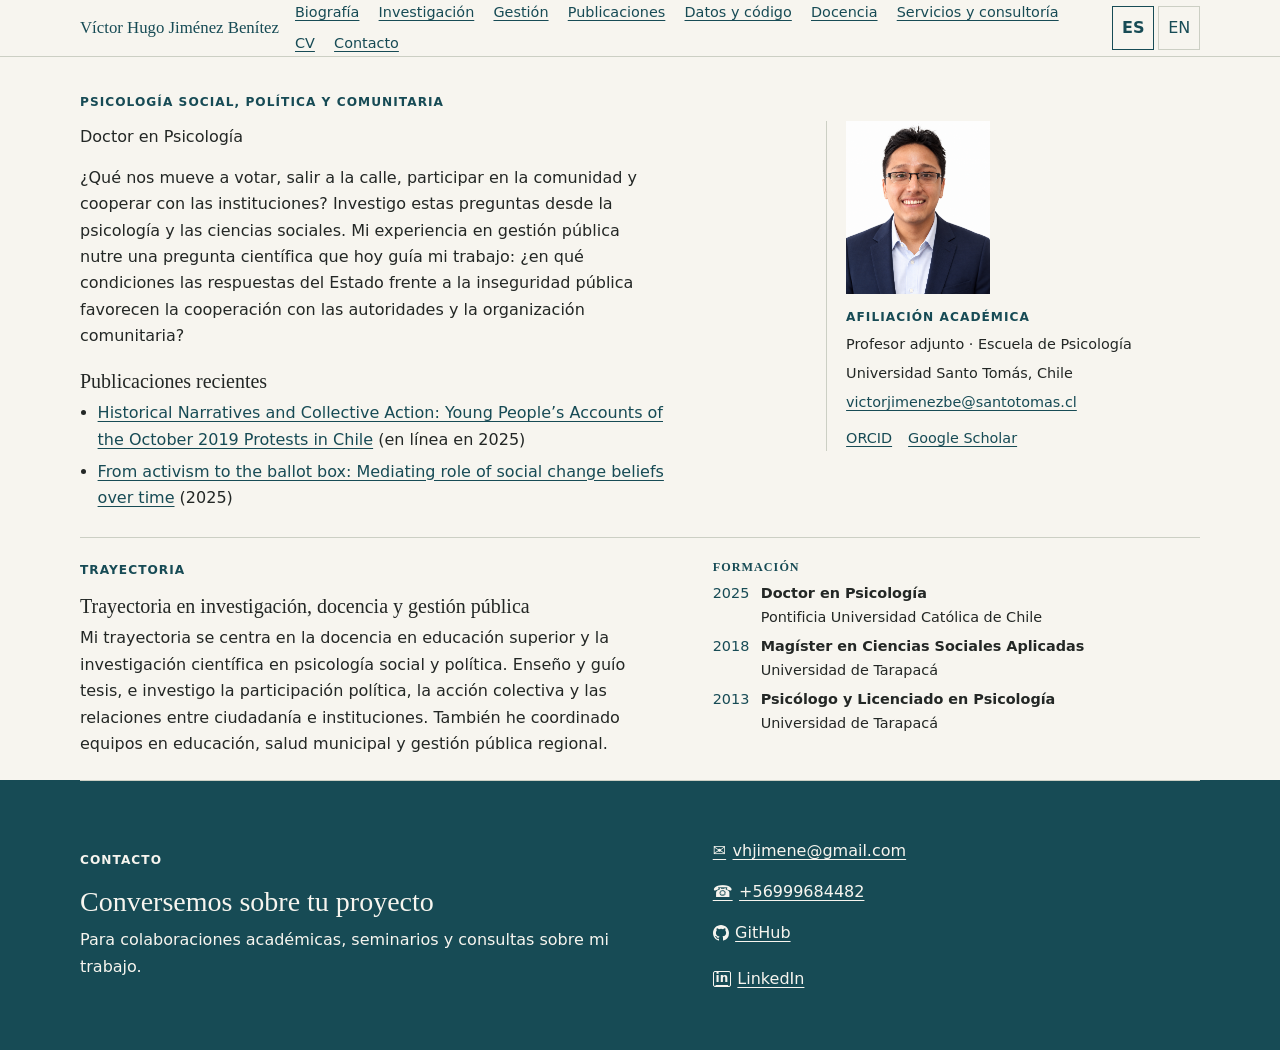
<file: index.html>
<!DOCTYPE html>
<html lang="es">

<head>
    <meta charset="UTF-8">

    <meta name="viewport"
        content="width=device-width, initial-scale=1.0">

    <meta name="description"
        content="Portafolio académico de Víctor Hugo Jiménez Benítez, Doctor en Psicología e investigador en Psicología Social, Política y Comunitaria.">

    <meta name="author"
        content="Víctor Hugo Jiménez Benítez">

    <meta name="keywords"
        content="psicología social, psicología política, psicología comunitaria, cambio social, acción colectiva, participación política, bienestar, métodos mixtos">

    <title>
        Víctor Hugo Jiménez Benítez | Portafolio académico
    </title>

    <link rel="stylesheet"
        href="styles.css?v=tipografia-20261104">
</head>


<body class="biography">
<a class="skip" href="#inicio" data-i18n="skip">Saltar al contenido</a>
<header class="site-header">
    <div class="container header-inner">
        <a class="wordmark" href="#inicio">Víctor Hugo Jiménez Benítez</a>
        <button class="menu-toggle" type="button" aria-controls="site-nav" aria-expanded="false" data-i18n="menu">Menú</button>
        <nav id="site-nav" aria-label="Principal">
            <a href="#inicio" data-i18n="biography">Biografía</a>
            <a href="investigacion.html" data-i18n="research">Investigación</a>
            <a href="gestion.html" data-i18n="nav-management">Gestión</a>
            <a href="publicaciones.html" data-i18n="nav-publications">Publicaciones</a>
            <a href="datos.html" data-i18n="data">Datos y código</a>
            <a href="docencia.html" data-i18n="nav-teaching">Docencia</a>
            <a href="servicios.html" data-i18n="nav-services">Servicios y consultoría</a>
            <a href="CV.pdf" data-i18n="download-cv">CV</a>
            <a href="#contacto" data-i18n="nav-contact">Contacto</a>
        </nav>
        <div class="language" aria-label="Idioma / Language">
            <button type="button" data-lang="es" aria-pressed="true" lang="es">ES</button>
            <button type="button" data-lang="en" aria-pressed="false" lang="en">EN</button>
        </div>
    </div>
</header>
<main>
<section id="inicio" class="hero">
    <div class="container hero-layout">
        <div>
            <h1 class="eyebrow" data-i18n="discipline">Psicología social, política y comunitaria</h1>
            <p data-i18n="education-phd">Doctor en Psicología</p>
            <p class="intro" data-i18n="intro">¿Qué nos mueve a votar, salir a la calle, participar en la comunidad y cooperar con las instituciones? Investigo estas preguntas desde la psicología y las ciencias sociales. Mi experiencia en gestión pública nutre una pregunta científica que hoy guía mi trabajo: ¿en qué condiciones las respuestas del Estado frente a la inseguridad pública favorecen la cooperación con las autoridades y la organización comunitaria?</p>
            <section class="recent-publications" aria-labelledby="recent-title">
                <h2 id="recent-title" data-i18n="recent-publications">Publicaciones recientes</h2>
                <ul>
                    <li><a lang="en" href="https://doi.org/10.1002/casp.70205">Historical Narratives and Collective Action: Young People’s Accounts of the October 2019 Protests in Chile</a> <span data-i18n="first-online-2025">(en línea en 2025)</span></li>
                    <li><a lang="en" href="https://doi.org/10.3389/frsps.2025.1440638">From activism to the ballot box: Mediating role of social change beliefs over time</a> (2025)</li>
                </ul>
            </section>
        </div>
        <aside class="affiliation">
            <img class="profile-portrait" src="fotoprof2.png" alt="Víctor Hugo Jiménez Benítez" width="1146" height="1373">
            <p class="eyebrow" data-i18n="affiliation-label">Afiliación académica</p>
            <p data-i18n="affiliation-detail">Profesor adjunto · Escuela de Psicología</p>
            <p>Universidad Santo Tomás, Chile</p>
            <a class="affiliation-email" href="mailto:victorjimenezbe@santotomas.cl">victorjimenezbe@santotomas.cl</a>
            <ul class="academic-profiles">
                <li><a href="https://orcid.org/0000-0001-7363-8273">ORCID</a></li>
                <li><a href="https://scholar.google.com/citations?user=S_mA-D0AAAAJ">Google Scholar</a></li>
            </ul>
        </aside>
    </div>
</section>
<section id="trayectoria" class="container career-row">
    <div>
        <p class="eyebrow" data-i18n="nav-career">Trayectoria</p>
        <h2 data-i18n="career-heading">Trayectoria en investigación, docencia y gestión pública</h2>
        <p data-i18n="career-summary">Mi trayectoria se centra en la docencia en educación superior y la investigación científica en psicología social y política. Enseño y guío tesis, e investigo la participación política, la acción colectiva y las relaciones entre ciudadanía e instituciones. También he coordinado equipos en educación, salud municipal y gestión pública regional.</p>
    </div>
    <div>
        <h3 class="eyebrow" data-i18n="education">Formación</h3>
        <ol class="education-list">
            <li><time datetime="2025">2025</time><div><strong data-i18n="education-phd">Doctor en Psicología</strong><br>Pontificia Universidad Católica de Chile</div></li>
            <li><time datetime="2018">2018</time><div><strong data-i18n="education-ma">Magíster en Ciencias Sociales Aplicadas</strong><br>Universidad de Tarapacá</div></li>
            <li><time datetime="2013">2013</time><div><strong data-i18n="education-ba">Psicólogo y Licenciado en Psicología</strong><br>Universidad de Tarapacá</div></li>
        </ol>
    </div>
</section>
<section id="contacto" class="home-contact">
    <div class="container contact-row">
        <div>
            <p class="eyebrow" data-i18n="nav-contact">Contacto</p>
            <h2 data-i18n="contact-heading">Conversemos sobre tu proyecto</h2>
            <p data-i18n="contact-summary">Para colaboraciones académicas, seminarios y consultas sobre mi trabajo.</p>
        </div>
        <div>
            <p><a class="contact-method" href="mailto:vhjimene@gmail.com"><span aria-hidden="true">✉︎</span> vhjimene@gmail.com</a></p>
            <p><a class="contact-method" href="tel:+56999684482"><span aria-hidden="true">☎︎</span> +56999684482</a></p>
            <p><a class="contact-method" href="https://github.com/vhjimene"><svg aria-hidden="true" width="16" height="16" viewBox="0 0 16 16" fill="currentColor"><path d="M8 0C3.58 0 0 3.58 0 8c0 3.54 2.29 6.53 5.47 7.59.4.07.55-.17.55-.38 0-.19-.01-.82-.01-1.49-2.01.37-2.53-.49-2.69-.94-.09-.23-.48-.94-.82-1.13-.28-.15-.68-.52-.01-.53.63-.01 1.08.58 1.23.82.72 1.21 1.87.87 2.33.66.07-.52.28-.87.51-1.07-1.78-.2-3.64-.89-3.64-3.95 0-.87.31-1.59.82-2.15-.08-.2-.36-1.02.08-2.12 0 0 .67-.21 2.2.82a7.65 7.65 0 0 1 4 0c1.53-1.04 2.2-.82 2.2-.82.44 1.1.16 1.92.08 2.12.51.56.82 1.27.82 2.15 0 3.07-1.87 3.75-3.65 3.95.29.25.54.73.54 1.48 0 1.07-.01 1.93-.01 2.2 0 .21.15.46.55.38A8.01 8.01 0 0 0 16 8c0-4.42-3.58-8-8-8Z"/></svg> GitHub</a></p>
            <p><a class="contact-method" href="https://www.linkedin.com/in/victorjimenezbenitez/"><span class="linkedin-mark" aria-hidden="true">in</span> LinkedIn</a></p>
        </div>
    </div>
</section>
</main>
    <script src="translations.js?v=participacion-comunitaria"></script>
    <script src="script.js"></script>

</body>

</html>
</file>
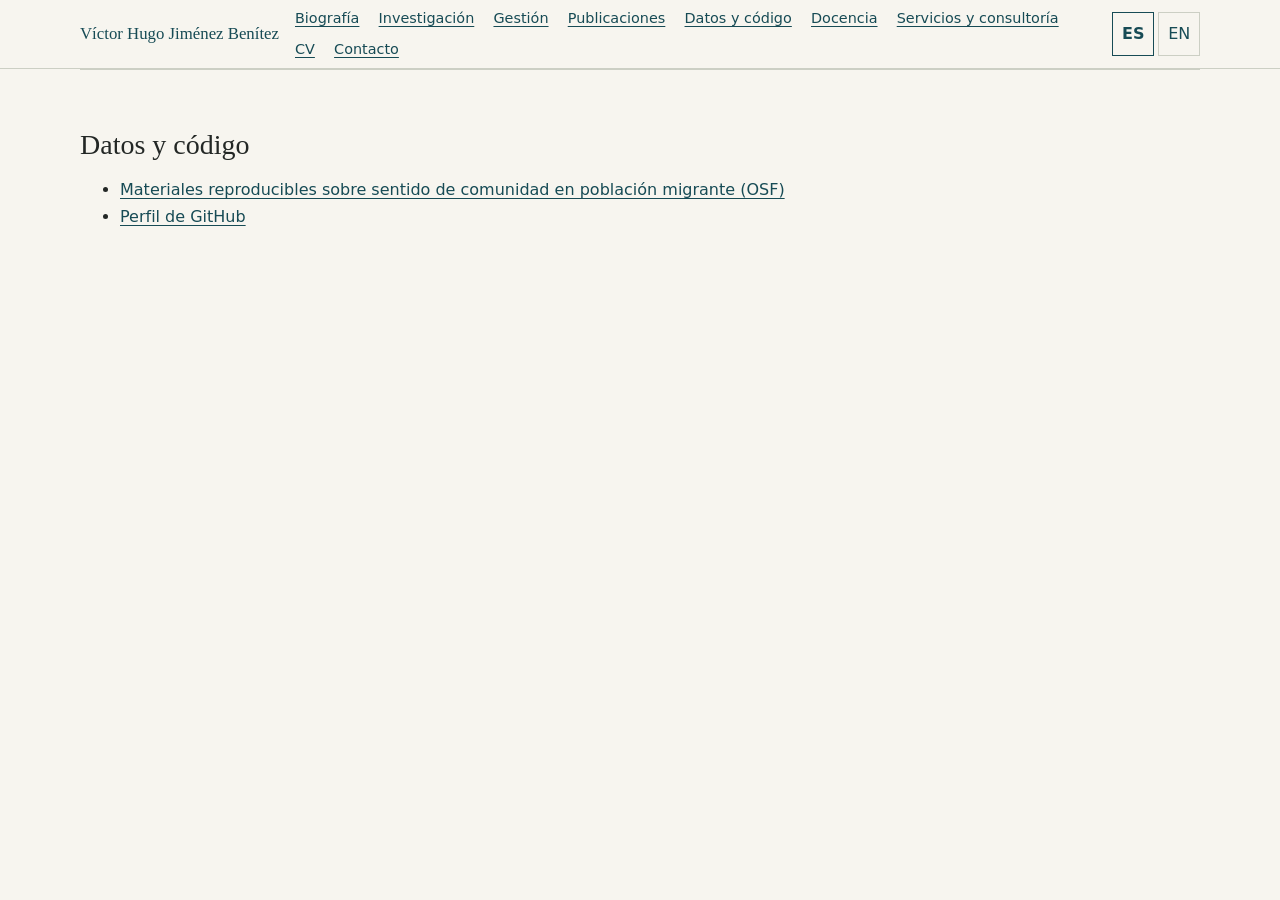
<file: datos.html>
<!DOCTYPE html>
<html lang="es">

<head>
    <meta charset="UTF-8">

    <meta name="viewport"
        content="width=device-width, initial-scale=1.0">

    <meta name="description"
        content="Portafolio académico de Víctor Hugo Jiménez Benítez, Doctor en Psicología e investigador en Psicología Social, Política y Comunitaria.">

    <meta name="author"
        content="Víctor Hugo Jiménez Benítez">

    <meta name="keywords"
        content="psicología social, psicología política, psicología comunitaria, cambio social, acción colectiva, participación política, bienestar, métodos mixtos">

    <title>
        Víctor Hugo Jiménez Benítez | Portafolio académico
    </title>

    <link rel="stylesheet"
        href="styles.css?v=tipografia-20261104">
</head>


<body>
<a class="skip" href="#contenido" data-i18n="skip">Saltar al contenido</a>
<header class="site-header">
    <div class="container header-inner">
        <a class="wordmark" href="index.html#inicio">Víctor Hugo Jiménez Benítez</a>
        <button class="menu-toggle" type="button" aria-controls="site-nav" aria-expanded="false" data-i18n="menu">Menú</button>
        <nav id="site-nav" aria-label="Principal">
            <a href="index.html#inicio" data-i18n="biography">Biografía</a>
            <a href="investigacion.html" data-i18n="research">Investigación</a>
            <a href="gestion.html" data-i18n="nav-management">Gestión</a>
            <a href="publicaciones.html" data-i18n="nav-publications">Publicaciones</a>
            <a href="datos.html" data-i18n="data">Datos y código</a>
            <a href="docencia.html" data-i18n="nav-teaching">Docencia</a>
            <a href="servicios.html" data-i18n="nav-services">Servicios y consultoría</a>
            <a href="CV.pdf" data-i18n="download-cv">CV</a>
            <a href="index.html#contacto" data-i18n="nav-contact">Contacto</a>
        </nav>
        <div class="language" aria-label="Idioma / Language">
            <button type="button" data-lang="es" aria-pressed="true" lang="es">ES</button>
            <button type="button" data-lang="en" aria-pressed="false" lang="en">EN</button>
        </div>
    </div>
</header>
<main id="contenido">
<section id="datos" class="experience">
    <div class="container">
        <h2 data-i18n="data">Datos y código</h2>
        <ul>
            <li><a href="https://osf.io/s58qy/overview?view_only=b3d453cc9da948529022d5c131b71aa0" data-i18n="osf">Materiales reproducibles sobre sentido de comunidad en población migrante (OSF)</a></li>
            <li><a href="https://github.com/vhjimene" data-i18n="code-profile">Perfil de GitHub</a></li>
        </ul>
    </div>
</section>
</main>
    <script src="translations.js?v=servicios-20261103"></script>
    <script src="script.js"></script>

</body>

</html>
</file>
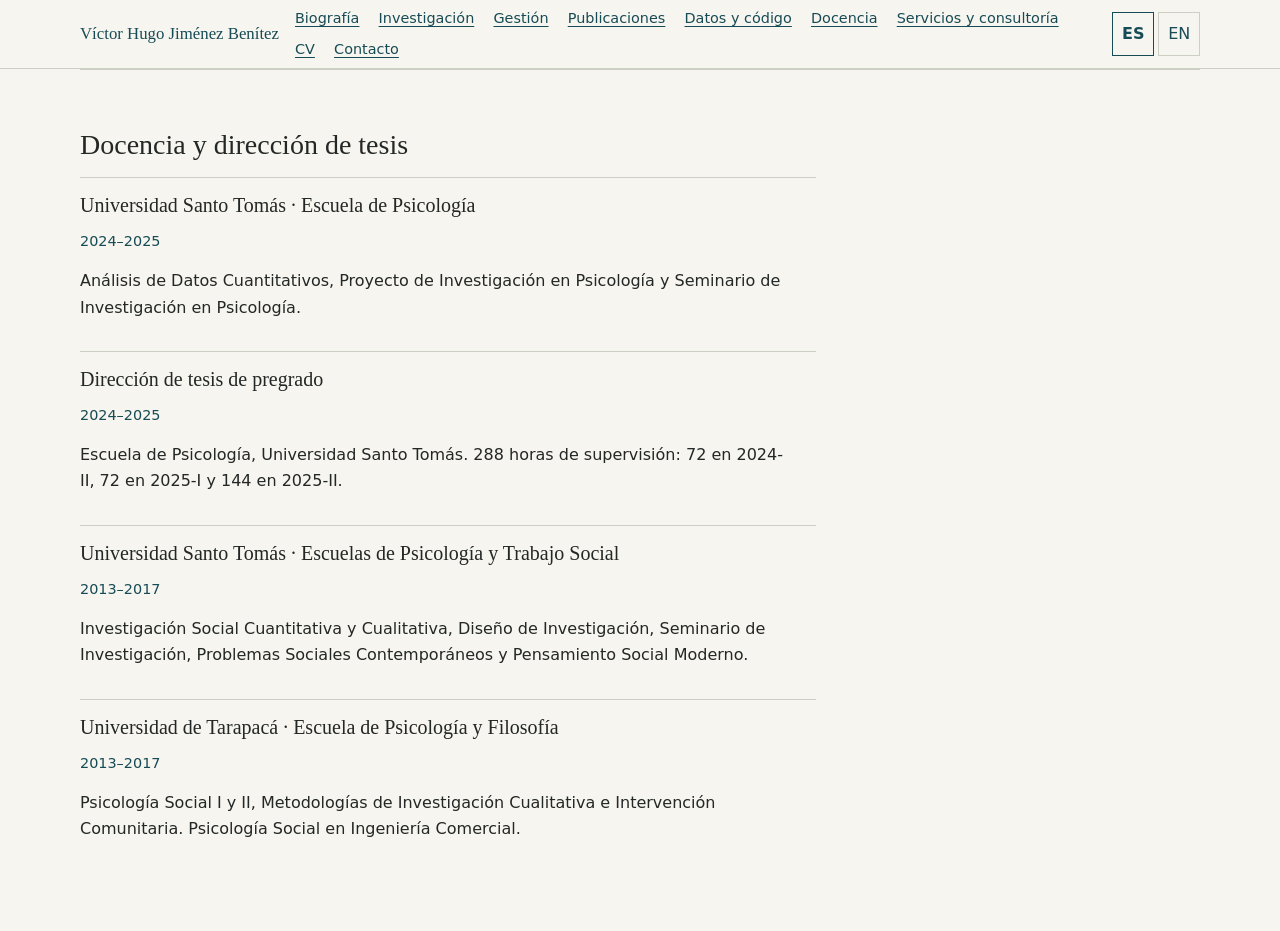
<file: docencia.html>
<!DOCTYPE html>
<html lang="es">

<head>
    <meta charset="UTF-8">

    <meta name="viewport"
        content="width=device-width, initial-scale=1.0">

    <meta name="description"
        content="Portafolio académico de Víctor Hugo Jiménez Benítez, Doctor en Psicología e investigador en Psicología Social, Política y Comunitaria.">

    <meta name="author"
        content="Víctor Hugo Jiménez Benítez">

    <meta name="keywords"
        content="psicología social, psicología política, psicología comunitaria, cambio social, acción colectiva, participación política, bienestar, métodos mixtos">

    <title>
        Víctor Hugo Jiménez Benítez | Portafolio académico
    </title>

    <link rel="stylesheet"
        href="styles.css?v=tipografia-20261104">
</head>


<body>
<a class="skip" href="#contenido" data-i18n="skip">Saltar al contenido</a>
<header class="site-header">
    <div class="container header-inner">
        <a class="wordmark" href="index.html#inicio">Víctor Hugo Jiménez Benítez</a>
        <button class="menu-toggle" type="button" aria-controls="site-nav" aria-expanded="false" data-i18n="menu">Menú</button>
        <nav id="site-nav" aria-label="Principal">
            <a href="index.html#inicio" data-i18n="biography">Biografía</a>
            <a href="investigacion.html" data-i18n="research">Investigación</a>
            <a href="gestion.html" data-i18n="nav-management">Gestión</a>
            <a href="publicaciones.html" data-i18n="nav-publications">Publicaciones</a>
            <a href="datos.html" data-i18n="data">Datos y código</a>
            <a href="docencia.html" data-i18n="nav-teaching">Docencia</a>
            <a href="servicios.html" data-i18n="nav-services">Servicios y consultoría</a>
            <a href="CV.pdf" data-i18n="download-cv">CV</a>
            <a href="index.html#contacto" data-i18n="nav-contact">Contacto</a>
        </nav>
        <div class="language" aria-label="Idioma / Language">
            <button type="button" data-lang="es" aria-pressed="true" lang="es">ES</button>
            <button type="button" data-lang="en" aria-pressed="false" lang="en">EN</button>
        </div>
    </div>
</header>
<main id="contenido">
<section id="docencia" class="experience">
    <div class="container">
        <h2 data-i18n="docencia-heading">Docencia y dirección de tesis</h2>
        <article class="experience-item">
    <h3 data-i18n="teaching0-title">Universidad Santo Tomás · Escuela de Psicología</h3><p class="teaching-period">2024–2025</p>
    <p data-i18n="teaching0-description">Análisis de Datos Cuantitativos, Proyecto de Investigación en Psicología y Seminario de Investigación en Psicología.</p>
</article>
        <article class="experience-item">
    <h3 data-i18n="teaching1-title">Dirección de tesis de pregrado</h3><p class="teaching-period">2024–2025</p>
    <p data-i18n="teaching1-description">Escuela de Psicología, Universidad Santo Tomás. 288 horas de supervisión: 72 en 2024-II, 72 en 2025-I y 144 en 2025-II.</p>
</article>
        <article class="experience-item">
    <h3 data-i18n="teaching2-title">Universidad Santo Tomás · Escuelas de Psicología y Trabajo Social</h3><p class="teaching-period">2013–2017</p>
    <p data-i18n="teaching2-description">Investigación Social Cuantitativa y Cualitativa, Diseño de Investigación, Seminario de Investigación, Problemas Sociales Contemporáneos y Pensamiento Social Moderno.</p>
</article>
        <article class="experience-item">
    <h3 data-i18n="teaching3-title">Universidad de Tarapacá · Escuela de Psicología y Filosofía</h3><p class="teaching-period">2013–2017</p>
    <p data-i18n="teaching3-description">Psicología Social I y II, Metodologías de Investigación Cualitativa e Intervención Comunitaria. Psicología Social en Ingeniería Comercial.</p>
</article>
    </div>
</section>
</main>
    <script src="translations.js?v=docencia-fechas"></script>
    <script src="script.js"></script>

</body>

</html>
</file>
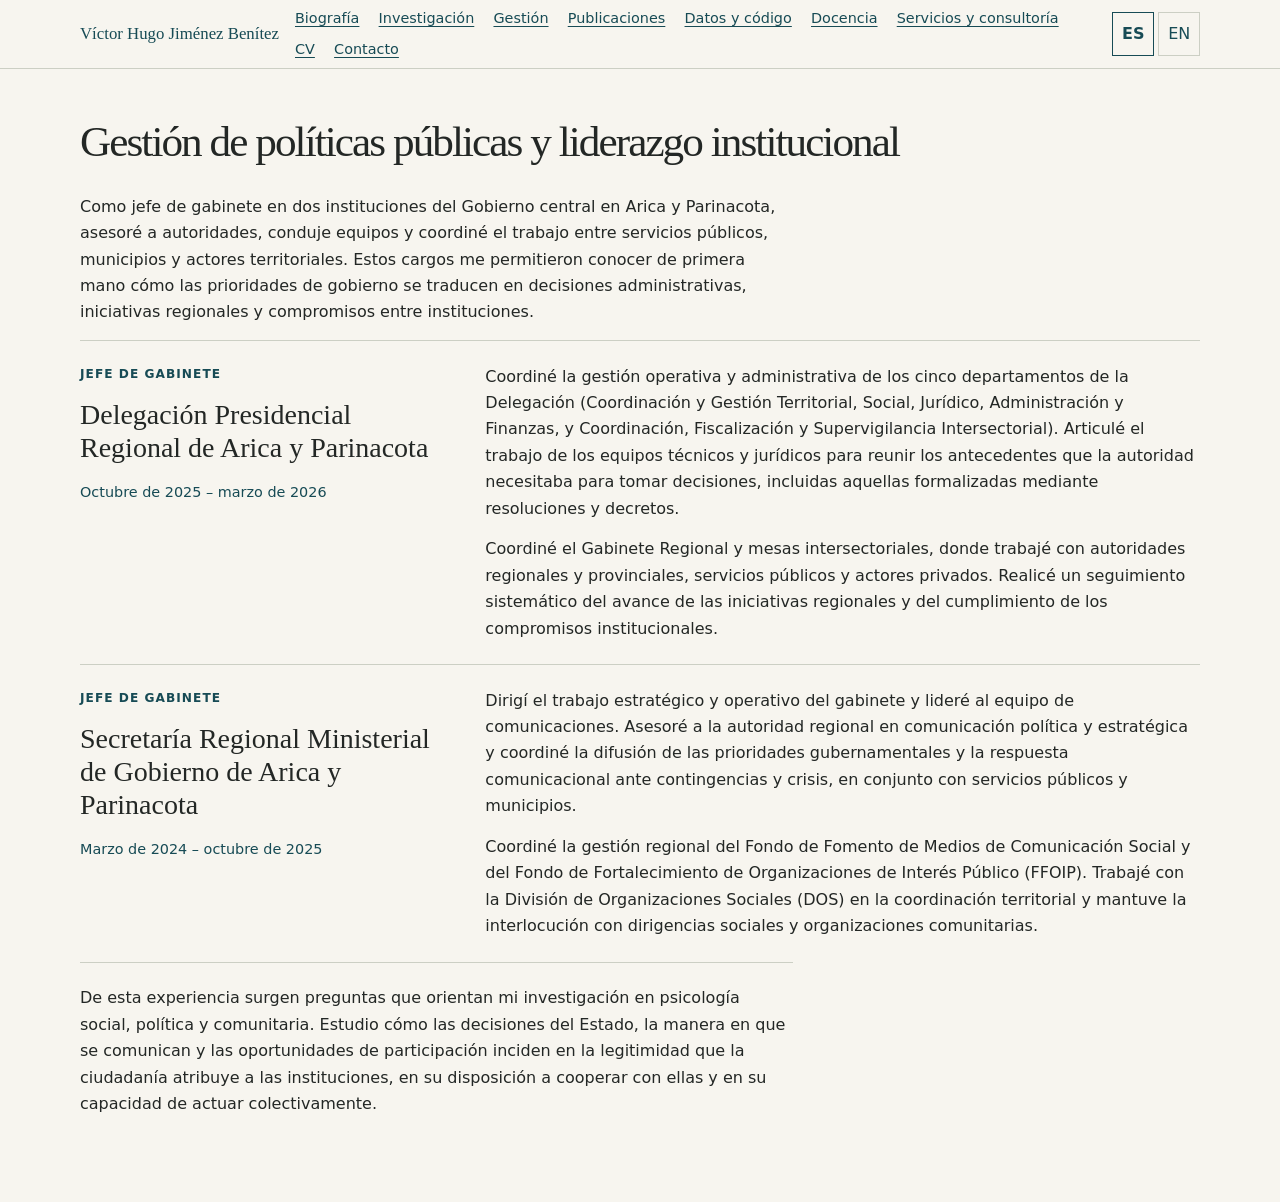
<file: gestion.html>
<!doctype html>
<html lang="es">
<head>
    <meta charset="utf-8">
    <meta name="viewport" content="width=device-width, initial-scale=1">
    <title>Gestión de políticas públicas y liderazgo institucional | Víctor Hugo Jiménez Benítez</title>
    <link rel="stylesheet" href="styles.css?v=gestion-servicios-20261104">
</head>
<body>
<a class="skip" href="#inicio" data-i18n="skip">Saltar al contenido</a>
<header class="site-header">
    <div class="container header-inner">
        <a class="wordmark" href="index.html#inicio">Víctor Hugo Jiménez Benítez</a>
        <button class="menu-toggle" type="button" aria-controls="site-nav" aria-expanded="false" data-i18n="menu">Menú</button>
        <nav id="site-nav" aria-label="Principal">
            <a href="index.html#inicio" data-i18n="biography">Biografía</a>
            <a href="investigacion.html" data-i18n="research">Investigación</a>
            <a href="gestion.html" data-i18n="nav-management">Gestión</a>
            <a href="publicaciones.html" data-i18n="nav-publications">Publicaciones</a>
            <a href="datos.html" data-i18n="data">Datos y código</a>
            <a href="docencia.html" data-i18n="nav-teaching">Docencia</a>
            <a href="servicios.html" data-i18n="nav-services">Servicios y consultoría</a>
            <a href="CV.pdf" data-i18n="download-cv">CV</a>
            <a href="index.html#contacto" data-i18n="nav-contact">Contacto</a>
        </nav>
        <div class="language" aria-label="Idioma / Language">
            <button type="button" data-lang="es" aria-pressed="true" lang="es">ES</button>
            <button type="button" data-lang="en" aria-pressed="false" lang="en">EN</button>
        </div>
    </div>
</header>
<main id="inicio" class="container research-page">
<section id="servicio-publico" class="experience">
    <div>
        <h1 data-i18n="servicio-publico-heading">Gestión de políticas públicas y liderazgo institucional</h1>
        <p data-i18n="management-intro">Como jefe de gabinete en dos instituciones del Gobierno central en Arica y Parinacota, asesoré a autoridades, conduje equipos y coordiné el trabajo entre servicios públicos, municipios y actores territoriales. Estos cargos me permitieron conocer de primera mano cómo las prioridades de gobierno se traducen en decisiones administrativas, iniciativas regionales y compromisos entre instituciones.</p>
        <article class="research-group service-row">
            <header>
                <p class="eyebrow" data-i18n="management-role">Jefe de Gabinete</p>
                <h2 data-i18n="delegation-name">Delegación Presidencial Regional de Arica y Parinacota</h2>
                <p class="research-meta" data-i18n="delegation-period">Octubre de 2025 – marzo de 2026</p>
            </header>
            <div>
            <p data-i18n="delegation-description">Coordiné la gestión operativa y administrativa de los cinco departamentos de la Delegación (Coordinación y Gestión Territorial, Social, Jurídico, Administración y Finanzas, y Coordinación, Fiscalización y Supervigilancia Intersectorial). Articulé el trabajo de los equipos técnicos y jurídicos para reunir los antecedentes que la autoridad necesitaba para tomar decisiones, incluidas aquellas formalizadas mediante resoluciones y decretos.</p>
            <p data-i18n="delegation-followup">Coordiné el Gabinete Regional y mesas intersectoriales, donde trabajé con autoridades regionales y provinciales, servicios públicos y actores privados. Realicé un seguimiento sistemático del avance de las iniciativas regionales y del cumplimiento de los compromisos institucionales.</p>
            </div>
        </article>
        <article class="research-group service-row">
            <header>
                <p class="eyebrow" data-i18n="management-role">Jefe de Gabinete</p>
                <h2 data-i18n="secretariat-name">Secretaría Regional Ministerial de Gobierno de Arica y Parinacota</h2>
                <p class="research-meta" data-i18n="secretariat-period">Marzo de 2024 – octubre de 2025</p>
            </header>
            <div>
            <p data-i18n="secretariat-description">Dirigí el trabajo estratégico y operativo del gabinete y lideré al equipo de comunicaciones. Asesoré a la autoridad regional en comunicación política y estratégica y coordiné la difusión de las prioridades gubernamentales y la respuesta comunicacional ante contingencias y crisis, en conjunto con servicios públicos y municipios.</p>
            <p data-i18n="secretariat-funds">Coordiné la gestión regional del Fondo de Fomento de Medios de Comunicación Social y del Fondo de Fortalecimiento de Organizaciones de Interés Público (FFOIP). Trabajé con la División de Organizaciones Sociales (DOS) en la coordinación territorial y mantuve la interlocución con dirigencias sociales y organizaciones comunitarias.</p>
            </div>
        </article>
        <p class="research-group" data-i18n="management-research">De esta experiencia surgen preguntas que orientan mi investigación en psicología social, política y comunitaria. Estudio cómo las decisiones del Estado, la manera en que se comunican y las oportunidades de participación inciden en la legitimidad que la ciudadanía atribuye a las instituciones, en su disposición a cooperar con ellas y en su capacidad de actuar colectivamente.</p>
    </div>
</section>
</main>
<script src="translations.js?v=servicios-20261103"></script>
<script src="script.js"></script>
</body>
</html>
</file>
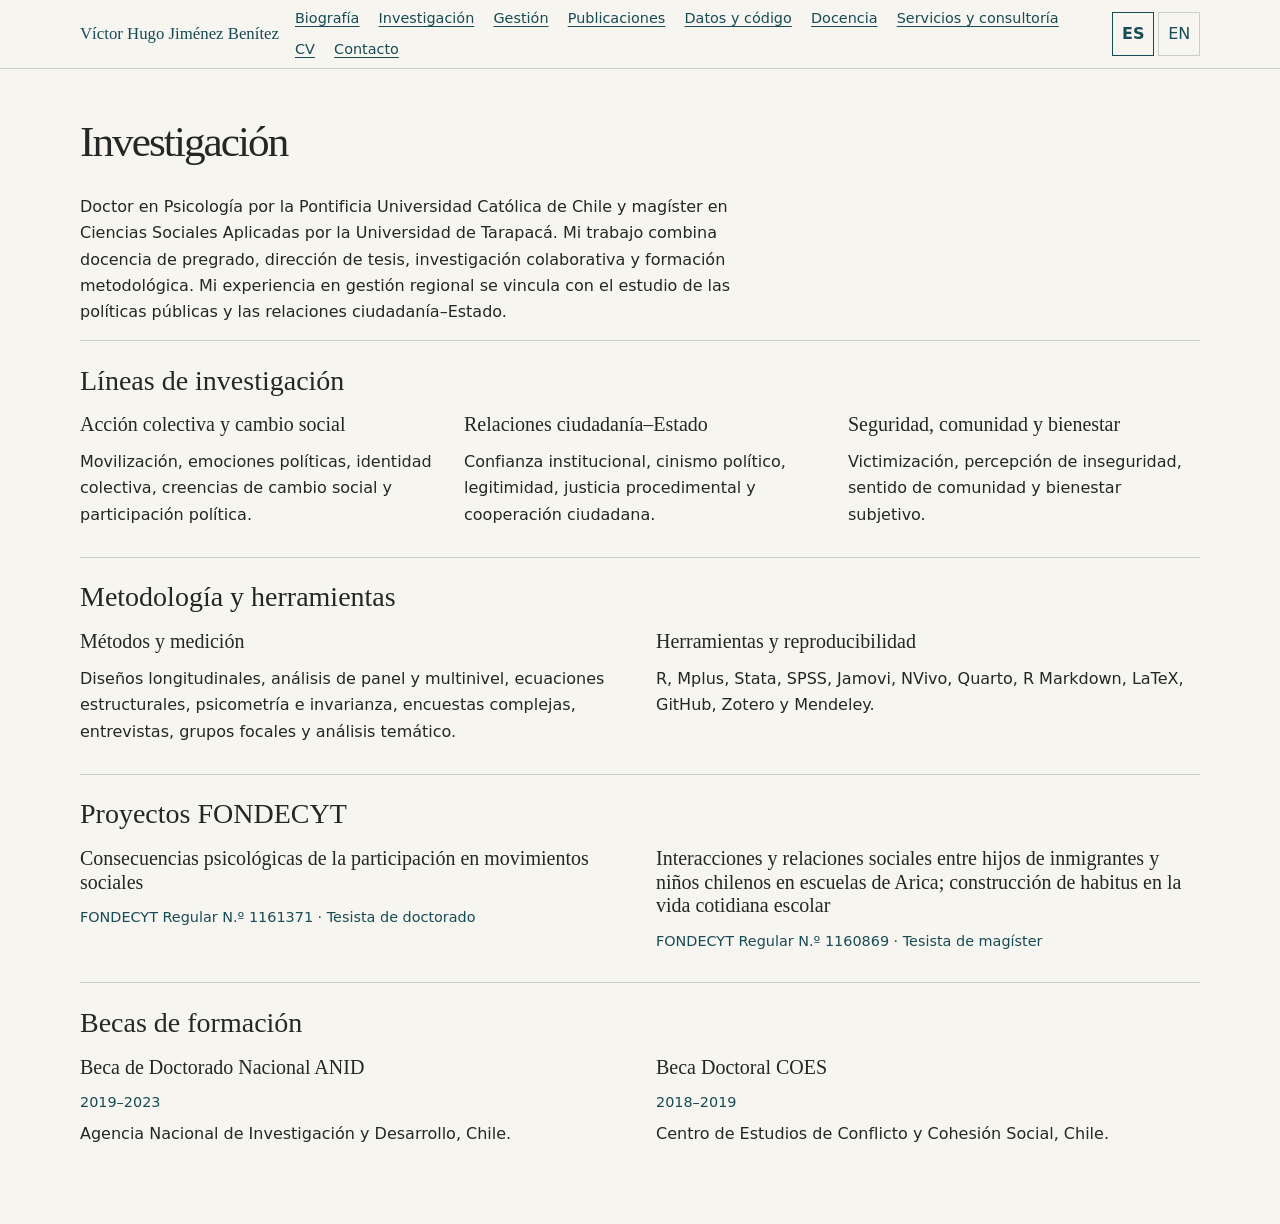
<file: investigacion.html>
<!doctype html>
<html lang="es">
<head>
    <meta charset="utf-8">
    <meta name="viewport" content="width=device-width, initial-scale=1">
    <title>Investigación | Víctor Hugo Jiménez Benítez</title>
    <link rel="stylesheet" href="styles.css?v=investigacion-20261104">
</head>
<body>
<a class="skip" href="#inicio" data-i18n="skip">Saltar al contenido</a>
<header class="site-header">
    <div class="container header-inner">
        <a class="wordmark" href="index.html#inicio">Víctor Hugo Jiménez Benítez</a>
        <button class="menu-toggle" type="button" aria-controls="site-nav" aria-expanded="false" data-i18n="menu">Menú</button>
        <nav id="site-nav" aria-label="Principal">
            <a href="index.html#inicio" data-i18n="biography">Biografía</a>
            <a href="investigacion.html" data-i18n="research">Investigación</a>
            <a href="gestion.html" data-i18n="nav-management">Gestión</a>
            <a href="publicaciones.html" data-i18n="nav-publications">Publicaciones</a>
            <a href="datos.html" data-i18n="data">Datos y código</a>
            <a href="docencia.html" data-i18n="nav-teaching">Docencia</a>
            <a href="servicios.html" data-i18n="nav-services">Servicios y consultoría</a>
            <a href="CV.pdf" data-i18n="download-cv">CV</a>
            <a href="index.html#contacto" data-i18n="nav-contact">Contacto</a>
        </nav>
        <div class="language" aria-label="Idioma / Language">
            <button type="button" data-lang="es" aria-pressed="true" lang="es">ES</button>
            <button type="button" data-lang="en" aria-pressed="false" lang="en">EN</button>
        </div>
    </div>
</header>
<main id="inicio" class="container research-page">
    <div id="perfil" class="research-profile">
        <h1 data-i18n="research">Investigación</h1>
        <p data-i18n="bio">Doctor en Psicología por la Pontificia Universidad Católica de Chile y magíster en Ciencias Sociales Aplicadas por la Universidad de Tarapacá. Mi trabajo combina docencia de pregrado, dirección de tesis, investigación colaborativa y formación metodológica. Mi experiencia en gestión regional se vincula con el estudio de las políticas públicas y las relaciones ciudadanía–Estado.</p>
    </div>
    <section id="lineas" class="research-group" aria-labelledby="lineas-title">
        <h2 id="lineas-title" data-i18n="research-lines">Líneas de investigación</h2>
        <div class="research-grid">
            <article class="research-entry">
                <h3 data-i18n="agenda0-title">Acción colectiva y cambio social</h3>
                <p data-i18n="agenda0-description">Movilización, emociones políticas, identidad colectiva, creencias de cambio social y participación política.</p>
            </article>
            <article class="research-entry">
                <h3 data-i18n="agenda1-title">Relaciones ciudadanía–Estado</h3>
                <p data-i18n="agenda1-description">Confianza institucional, cinismo político, legitimidad, justicia procedimental y cooperación ciudadana.</p>
            </article>
            <article class="research-entry">
                <h3 data-i18n="agenda2-title">Seguridad, comunidad y bienestar</h3>
                <p data-i18n="agenda2-description">Victimización, percepción de inseguridad, sentido de comunidad y bienestar subjetivo.</p>
            </article>
        </div>
    </section>

    <section id="metodos" class="research-group" aria-labelledby="metodos-title">
        <h2 id="metodos-title" data-i18n="research-methods">Metodología y herramientas</h2>
        <div class="research-grid">
            <article class="research-entry">
                <h3 data-i18n="agenda3-title">Métodos y medición</h3>
                <p data-i18n="agenda3-description">Diseños longitudinales, análisis de panel y multinivel, ecuaciones estructurales, psicometría e invarianza, encuestas complejas, entrevistas, grupos focales y análisis temático.</p>
            </article>
            <article class="research-entry">
                <h3 data-i18n="agenda4-title">Herramientas y reproducibilidad</h3>
                <p data-i18n="agenda4-description">R, Mplus, Stata, SPSS, Jamovi, NVivo, Quarto, R Markdown, LaTeX, GitHub, Zotero y Mendeley.</p>
            </article>
        </div>
    </section>

    <section id="financiamiento" class="research-group" aria-labelledby="financiamiento-title">
        <h2 id="financiamiento-title" data-i18n="financiamiento-heading">Proyectos FONDECYT</h2>
        <div class="research-grid">
            <article class="research-entry">
                <h3 data-i18n="project1-title">Consecuencias psicológicas de la participación en movimientos sociales</h3>
                <p class="research-meta" data-i18n="project1-description">FONDECYT Regular N.º 1161371 · Tesista de doctorado</p>
            </article>
            <article class="research-entry">
                <h3 data-i18n="project2-title">Interacciones y relaciones sociales entre hijos de inmigrantes y niños chilenos en escuelas de Arica; construcción de habitus en la vida cotidiana escolar</h3>
                <p class="research-meta" data-i18n="project2-description">FONDECYT Regular N.º 1160869 · Tesista de magíster</p>
            </article>
        </div>
    </section>

    <section id="becas" class="research-group" aria-labelledby="becas-title">
        <h2 id="becas-title" data-i18n="fellowships">Becas de formación</h2>
        <div class="research-grid">
            <article class="research-entry">
                <h3 data-i18n="project3-title">Beca de Doctorado Nacional ANID</h3>
                <p class="research-meta">2019–2023</p>
                <p data-i18n="project3-description">Agencia Nacional de Investigación y Desarrollo, Chile.</p>
            </article>
            <article class="research-entry">
                <h3 data-i18n="project4-title">Beca Doctoral COES</h3>
                <p class="research-meta">2018–2019</p>
                <p data-i18n="project4-description">Centro de Estudios de Conflicto y Cohesión Social, Chile.</p>
            </article>
        </div>
    </section>
</main>
<script src="translations.js?v=investigacion-20261104"></script>
<script src="script.js"></script>
</body>
</html>
</file>
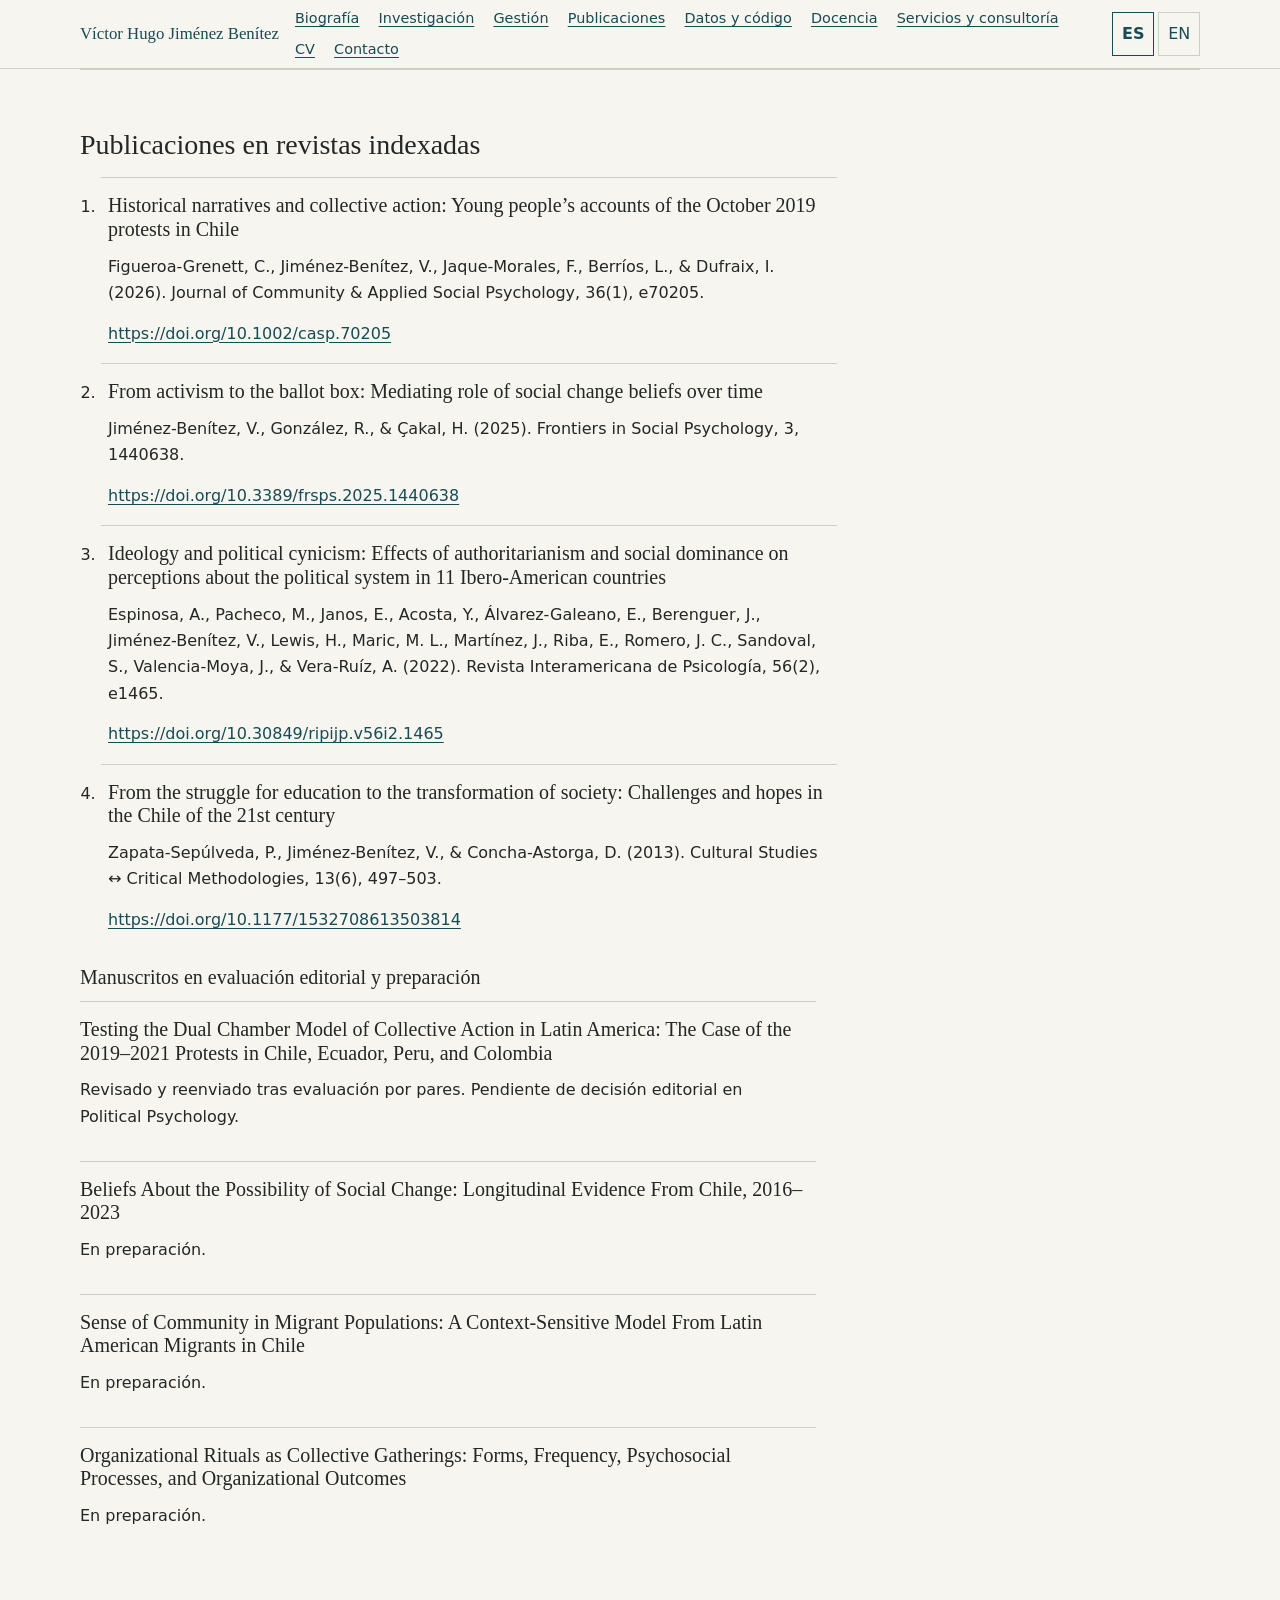
<file: publicaciones.html>
<!DOCTYPE html>
<html lang="es">

<head>
    <meta charset="UTF-8">

    <meta name="viewport"
        content="width=device-width, initial-scale=1.0">

    <meta name="description"
        content="Portafolio académico de Víctor Hugo Jiménez Benítez, Doctor en Psicología e investigador en Psicología Social, Política y Comunitaria.">

    <meta name="author"
        content="Víctor Hugo Jiménez Benítez">

    <meta name="keywords"
        content="psicología social, psicología política, psicología comunitaria, cambio social, acción colectiva, participación política, bienestar, métodos mixtos">

    <title>
        Víctor Hugo Jiménez Benítez | Portafolio académico
    </title>

    <link rel="stylesheet"
        href="styles.css?v=tipografia-20261104">
</head>


<body>
<a class="skip" href="#contenido" data-i18n="skip">Saltar al contenido</a>
<header class="site-header">
    <div class="container header-inner">
        <a class="wordmark" href="index.html#inicio">Víctor Hugo Jiménez Benítez</a>
        <button class="menu-toggle" type="button" aria-controls="site-nav" aria-expanded="false" data-i18n="menu">Menú</button>
        <nav id="site-nav" aria-label="Principal">
            <a href="index.html#inicio" data-i18n="biography">Biografía</a>
            <a href="investigacion.html" data-i18n="research">Investigación</a>
            <a href="gestion.html" data-i18n="nav-management">Gestión</a>
            <a href="publicaciones.html" data-i18n="nav-publications">Publicaciones</a>
            <a href="datos.html" data-i18n="data">Datos y código</a>
            <a href="docencia.html" data-i18n="nav-teaching">Docencia</a>
            <a href="servicios.html" data-i18n="nav-services">Servicios y consultoría</a>
            <a href="CV.pdf" data-i18n="download-cv">CV</a>
            <a href="index.html#contacto" data-i18n="nav-contact">Contacto</a>
        </nav>
        <div class="language" aria-label="Idioma / Language">
            <button type="button" data-lang="es" aria-pressed="true" lang="es">ES</button>
            <button type="button" data-lang="en" aria-pressed="false" lang="en">EN</button>
        </div>
    </div>
</header>
<main id="contenido">
<section id="publicaciones" class="publications">
    <div class="container">
        <h2 data-i18n="publicaciones-heading">Publicaciones en revistas indexadas</h2>
<ol class="bibliography">
        <li>
    <h3 data-i18n="pub0-title">Historical narratives and collective action: Young people’s accounts of the October 2019 protests in Chile</h3>
    <p data-i18n="pub0-description">Figueroa-Grenett, C., Jiménez-Benítez, V., Jaque-Morales, F., Berríos, L., &amp; Dufraix, I. (2026). Journal of Community &amp; Applied Social Psychology, 36(1), e70205.</p>
    <a href="https://doi.org/10.1002/casp.70205">https://doi.org/10.1002/casp.70205</a>
</li>
        <li>
    <h3 data-i18n="pub1-title">From activism to the ballot box: Mediating role of social change beliefs over time</h3>
    <p data-i18n="pub1-description">Jiménez-Benítez, V., González, R., &amp; Çakal, H. (2025). Frontiers in Social Psychology, 3, 1440638.</p>
    <a href="https://doi.org/10.3389/frsps.2025.1440638">https://doi.org/10.3389/frsps.2025.1440638</a>
</li>
        <li>
    <h3 data-i18n="pub2-title">Ideology and political cynicism: Effects of authoritarianism and social dominance on perceptions about the political system in 11 Ibero-American countries</h3>
    <p data-i18n="pub2-description">Espinosa, A., Pacheco, M., Janos, E., Acosta, Y., Álvarez-Galeano, E., Berenguer, J., Jiménez-Benítez, V., Lewis, H., Maric, M. L., Martínez, J., Riba, E., Romero, J. C., Sandoval, S., Valencia-Moya, J., &amp; Vera-Ruíz, A. (2022). Revista Interamericana de Psicología, 56(2), e1465.</p>
    <a href="https://doi.org/10.30849/ripijp.v56i2.1465">https://doi.org/10.30849/ripijp.v56i2.1465</a>
</li>
        <li>
    <h3 data-i18n="pub3-title">From the struggle for education to the transformation of society: Challenges and hopes in the Chile of the 21st century</h3>
    <p data-i18n="pub3-description">Zapata-Sepúlveda, P., Jiménez-Benítez, V., &amp; Concha-Astorga, D. (2013). Cultural Studies ↔ Critical Methodologies, 13(6), 497–503.</p>
    <a href="https://doi.org/10.1177/1532708613503814">https://doi.org/10.1177/1532708613503814</a>
</li>
</ol>
<h3 data-i18n="manuscripts">Manuscritos en evaluación editorial y preparación</h3><article class="experience-item">
    <h4 data-i18n="ms0-title">Testing the Dual Chamber Model of Collective Action in Latin America: The Case of the 2019–2021 Protests in Chile, Ecuador, Peru, and Colombia</h4>
    <p data-i18n="ms0-description">Revisado y reenviado tras evaluación por pares. Pendiente de decisión editorial en Political Psychology.</p>
</article>
        <article class="experience-item">
    <h4 data-i18n="ms1-title">Beliefs About the Possibility of Social Change: Longitudinal Evidence From Chile, 2016–2023</h4>
    <p data-i18n="ms1-description">En preparación.</p>
</article>
        <article class="experience-item">
    <h4 data-i18n="ms2-title">Sense of Community in Migrant Populations: A Context-Sensitive Model From Latin American Migrants in Chile</h4>
    <p data-i18n="ms2-description">En preparación.</p>
</article>
        <article class="experience-item">
    <h4 data-i18n="ms3-title">Organizational Rituals as Collective Gatherings: Forms, Frequency, Psychosocial Processes, and Organizational Outcomes</h4>
    <p data-i18n="ms3-description">En preparación.</p>
</article>
    </div>
</section>
</main>
    <script src="translations.js?v=servicios-20261103"></script>
    <script src="script.js"></script>

</body>

</html>
</file>
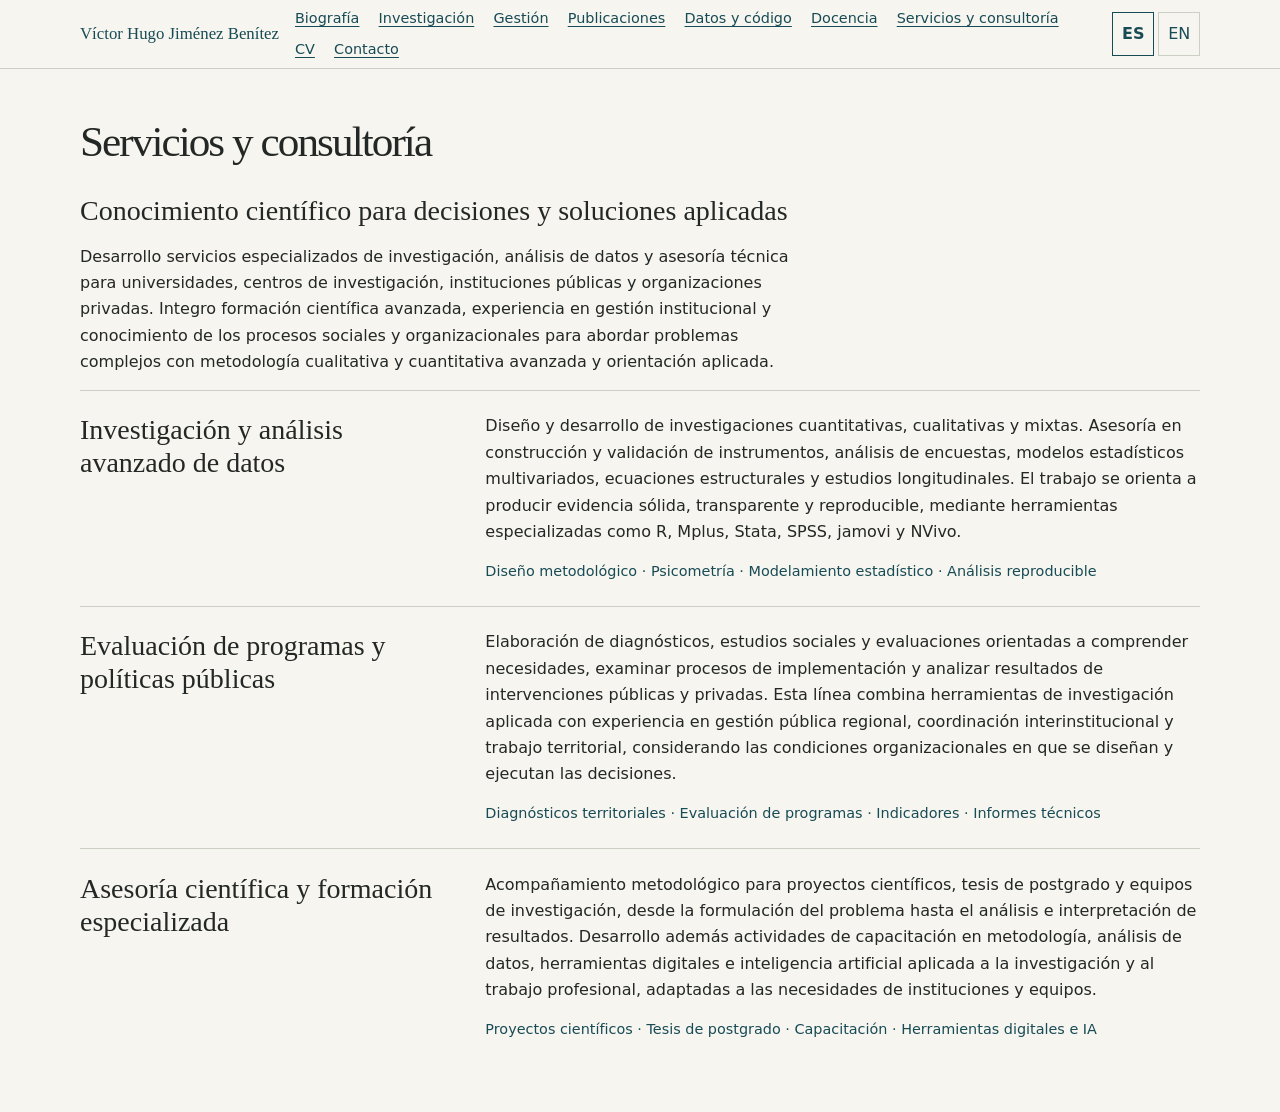
<file: servicios.html>
<!doctype html>
<html lang="es">
<head>
    <meta charset="utf-8">
    <meta name="viewport" content="width=device-width, initial-scale=1">
    <title>Servicios y consultoría | Víctor Hugo Jiménez Benítez</title>
    <link rel="stylesheet" href="styles.css?v=gestion-servicios-20261104">
</head>
<body>
<a class="skip" href="#inicio" data-i18n="skip">Saltar al contenido</a>
<header class="site-header">
    <div class="container header-inner">
        <a class="wordmark" href="index.html#inicio">Víctor Hugo Jiménez Benítez</a>
        <button class="menu-toggle" type="button" aria-controls="site-nav" aria-expanded="false" data-i18n="menu">Menú</button>
        <nav id="site-nav" aria-label="Principal">
            <a href="index.html#inicio" data-i18n="biography">Biografía</a>
            <a href="investigacion.html" data-i18n="research">Investigación</a>
            <a href="gestion.html" data-i18n="nav-management">Gestión</a>
            <a href="publicaciones.html" data-i18n="nav-publications">Publicaciones</a>
            <a href="datos.html" data-i18n="data">Datos y código</a>
            <a href="docencia.html" data-i18n="nav-teaching">Docencia</a>
            <a href="servicios.html" data-i18n="nav-services">Servicios y consultoría</a>
            <a href="CV.pdf" data-i18n="download-cv">CV</a>
            <a href="index.html#contacto" data-i18n="nav-contact">Contacto</a>
        </nav>
        <div class="language" aria-label="Idioma / Language">
            <button type="button" data-lang="es" aria-pressed="true" lang="es">ES</button>
            <button type="button" data-lang="en" aria-pressed="false" lang="en">EN</button>
        </div>
    </div>
</header>
<main id="inicio" class="container research-page" lang="es">
    <h1>Servicios y consultoría</h1>
    <h2>Conocimiento científico para decisiones y soluciones aplicadas</h2>
    <p>Desarrollo servicios especializados de investigación, análisis de datos y asesoría técnica para universidades, centros de investigación, instituciones públicas y organizaciones privadas. Integro formación científica avanzada, experiencia en gestión institucional y conocimiento de los procesos sociales y organizacionales para abordar problemas complejos con metodología cualitativa y cuantitativa avanzada y orientación aplicada.</p>

    <section class="research-group service-row">
        <h2>Investigación y análisis avanzado de datos</h2>
        <div>
                    <p>Diseño y desarrollo de investigaciones cuantitativas, cualitativas y mixtas. Asesoría en construcción y validación de instrumentos, análisis de encuestas, modelos estadísticos multivariados, ecuaciones estructurales y estudios longitudinales. El trabajo se orienta a producir evidencia sólida, transparente y reproducible, mediante herramientas especializadas como R, Mplus, Stata, SPSS, jamovi y NVivo.</p>
            <p class="research-meta">Diseño metodológico · Psicometría · Modelamiento estadístico · Análisis reproducible</p>
        </div>
    </section>

    <section class="research-group service-row">
        <h2>Evaluación de programas y políticas públicas</h2>
        <div>
                    <p>Elaboración de diagnósticos, estudios sociales y evaluaciones orientadas a comprender necesidades, examinar procesos de implementación y analizar resultados de intervenciones públicas y privadas. Esta línea combina herramientas de investigación aplicada con experiencia en gestión pública regional, coordinación interinstitucional y trabajo territorial, considerando las condiciones organizacionales en que se diseñan y ejecutan las decisiones.</p>
            <p class="research-meta">Diagnósticos territoriales · Evaluación de programas · Indicadores · Informes técnicos</p>
        </div>
    </section>

    <section class="research-group service-row">
        <h2>Asesoría científica y formación especializada</h2>
        <div>
                    <p>Acompañamiento metodológico para proyectos científicos, tesis de postgrado y equipos de investigación, desde la formulación del problema hasta el análisis e interpretación de resultados. Desarrollo además actividades de capacitación en metodología, análisis de datos, herramientas digitales e inteligencia artificial aplicada a la investigación y al trabajo profesional, adaptadas a las necesidades de instituciones y equipos.</p>
            <p class="research-meta">Proyectos científicos · Tesis de postgrado · Capacitación · Herramientas digitales e IA</p>
        </div>
    </section>
</main>
<script src="translations.js?v=servicios-20261103"></script>
<script src="script.js"></script>
</body>
</html>
</file>
<file: styles.css>
:root {
    color-scheme: light;
    --type-page: clamp(1.9rem, 1.5rem + 1.5vw, 2.75rem);
    --type-section: clamp(1.4rem, 1.25rem + .65vw, 1.75rem);
    --type-subsection: 1.25rem;
    --type-small: .9rem;
    --paper: #f7f5ef;
    --ink: #232725;
    --accent: #174b55;
    --rule: #cccfc4;
    --serif: Georgia, "Times New Roman", serif;
    --sans: system-ui, sans-serif;
}
*, *::before, *::after { box-sizing: border-box; }
body { margin: 0; background: var(--paper); color: var(--ink); font: 1rem/1.65 var(--sans); }
.container { width: min(70rem, calc(100% - 2.5rem)); margin-inline: auto; }
h1, h2, h3, h4 { font-family: var(--serif); font-weight: 400; line-height: 1.18; margin: 0 0 .6em; }
h1 { font-size: var(--type-page); letter-spacing: -.045em; }
h2 { font-size: var(--type-section); }
h3, h4 { font-size: var(--type-subsection); }
p { margin: 0 0 .9rem; max-width: 70ch; }
a { color: var(--accent); text-underline-offset: .19em; overflow-wrap: anywhere; }
a:hover { text-decoration-thickness: .14em; }
:focus-visible { outline: 2px solid var(--accent); outline-offset: 4px; }
button { font: inherit; color: var(--accent); background: transparent; border: 1px solid var(--rule); cursor: pointer; }
.skip { position: absolute; inset: .5rem auto auto .5rem; transform: translateY(-160%); padding: .5rem; background: var(--paper); }
.skip:focus { transform: none; }
.site-header { border-bottom: 1px solid var(--rule); }
.header-inner { display: flex; align-items: center; justify-content: space-between; gap: 1rem; min-height: 4.25rem; }
.wordmark { font-family: var(--serif); font-size: 1.45rem; text-decoration: none; }
#site-nav { display: flex; flex-wrap: wrap; gap: .45rem 1.2rem; font-size: var(--type-small); }
.language { display: flex; gap: .25rem; }
.language button, .menu-toggle { padding: .2rem .55rem; min-height: 2.75rem; }
.language [aria-pressed="true"] { border-color: var(--accent); font-weight: 700; }
.menu-toggle { display: none; }
.hero { padding-block: clamp(1.8rem, 4vw, 3.5rem) clamp(1.6rem, 3vw, 2.5rem); }
.hero-layout { display: grid; grid-template-columns: minmax(0, 65fr) minmax(0, 35fr); align-items: start; gap: clamp(1.25rem, 4vw, 3.5rem); }
.eyebrow { color: var(--accent); font-size: .76rem; font-weight: 700; letter-spacing: .085em; text-transform: uppercase; }
.intro { font-size: clamp(1.06rem, 2vw, 1.24rem); max-width: 55ch; }
.actions { display: flex; align-items: center; flex-wrap: wrap; gap: .8rem 1.35rem; margin-top: 1.5rem; }
.primary { background: var(--accent); color: var(--paper); padding: .65rem 1rem; text-decoration: none; }
.primary:hover { text-decoration: underline; }
.affiliation { border-left: 1px solid var(--rule); margin-top: 2.15rem; padding-left: 1.2rem; font-size: var(--type-small); }
.affiliation p { margin-bottom: .35rem; }
.profile-portrait { display: block; width: min(100%, 9rem); height: auto; margin-bottom: .85rem; }
.affiliation-email { display: inline-block; max-width: 100%; }
.academic-profiles { display: flex; flex-wrap: wrap; gap: .35rem 1rem; list-style: none; margin: .75rem 0 0; padding: 0; }
.selected { border-top: 1px solid var(--rule); padding-block: 1.4rem 1.75rem; }
.selected-layout { display: grid; grid-template-columns: repeat(2, minmax(0, 1fr)); gap: clamp(1.25rem, 3vw, 2.5rem); }
.selected-layout article + article { border-left: 1px solid var(--rule); padding-left: clamp(1.25rem, 3vw, 2.5rem); }
main > section:not(.hero):not(.selected) > .container { border-top: 1px solid var(--rule); padding-block: clamp(2rem, 5vw, 3.6rem); }
.experience-item, .bibliography li { max-width: 46rem; padding-block: 1rem; border-top: 1px solid var(--rule); }
.bibliography { padding-left: 1.3rem; }
.bibliography li { padding-left: .45rem; }
.contact-links { display: flex; flex-wrap: wrap; gap: .6rem 1.25rem; }
.contact-link .icon { display: none; }
.footer { border-top: 1px solid var(--rule); padding-block: 1.25rem; font-size: .85rem; }
.detail { padding-block: 2.5rem; max-width: 48rem; }
.detail .eyebrow, .detail h2 { margin-top: 1.65rem; }
@media (max-width: 50rem) {
    .header-inner { flex-wrap: wrap; padding-block: .55rem; }
    .menu-ready .menu-toggle { display: block; margin-left: auto; }
    #site-nav { order: 1; width: 100%; gap: .35rem 1rem; }
    #site-nav a { display: inline-block; padding-block: .35rem; }
    .menu-ready #site-nav:not(.open) { display: none; }
}
@media (max-width: 43rem) {
    .hero-layout, .selected-layout { grid-template-columns: 1fr; gap: 1.25rem; }
    .affiliation { margin-top: 0; padding-left: .9rem; }
    .selected-layout article + article { border-left: 0; border-top: 1px solid var(--rule); padding: 1.25rem 0 0; }
}

/* Compact biography landing page */
.biography .header-inner { min-height: 3.5rem; }
.wordmark { font-size: 1.05rem; white-space: nowrap; }
.biography .hero { padding-block: clamp(1.6rem, 3vw, 2.75rem) 1.6rem; }
.biography h2 { margin-bottom: .35em; }
.biography .intro { font-size: 1rem; }
.biography .actions { margin-top: .85rem; }
.biography .affiliation { margin-top: 1.6rem; }
.career-row, .contact-row { display: grid; grid-template-columns: minmax(0, 1.2fr) minmax(0, 1fr); gap: clamp(1rem, 4vw, 3rem); padding-block: 1.4rem; }
.career-row { border-top: 1px solid var(--rule); }
.career-row h2, .biography .recent-publications h2 { font-size: var(--type-subsection); }
.education-list { list-style: none; padding: 0; margin: 0; font-size: var(--type-small); }
.education-list li { display: grid; grid-template-columns: 3rem 1fr; margin-bottom: .35rem; }
.education-list time { color: var(--accent); }
.home-contact { background: var(--accent); color: var(--paper); }
.home-contact a, .home-contact .eyebrow { color: var(--paper); }
.home-contact a:focus-visible { outline-color: var(--paper); }
.contact-method { display: inline-flex; align-items: center; gap: .4em; }
.linkedin-mark { border: 1px solid currentColor; border-radius: 2px; padding: 0 .15em; font-size: .75em; font-weight: 700; line-height: 1.15; }
.home-contact .contact-row { align-items: center; }
.home-contact p:last-child, .career-row p:last-child { margin-bottom: 0; }
.research-content > section { padding-block: 1.5rem; border-top: 1px solid var(--rule); }
.research-content > section > .container { width: 100%; }
@media (max-width: 43rem) {
    .career-row, .contact-row { grid-template-columns: 1fr; }
    .biography .affiliation { margin-top: 0; }
}
.biography h1.eyebrow { font-family: var(--sans); font-size: .76rem; font-weight: 700; letter-spacing: .085em; margin-bottom: .9rem; }
.biography .recent-publications { margin-top: 1.25rem; max-width: 60ch; }
.recent-publications ul { padding-left: 1.1rem; margin-block: .4rem 0; }
.recent-publications li + li { margin-top: .35rem; }
.career-narrative h1 { margin-top: .65rem; text-align: left; }
.teaching-period { color: var(--accent); font-size: var(--type-small); font-variant-numeric: tabular-nums; white-space: nowrap; }

.research-page { padding-block: clamp(1.5rem, 4vw, 3rem); }
.research-profile { max-width: 70ch; }
.research-group { border-top: 1px solid var(--rule); padding-block: 1.4rem; }
.research-grid { display: grid; grid-template-columns: repeat(auto-fit, minmax(min(100%, 17rem), 1fr)); gap: 1rem 2rem; }
.research-entry p { margin-bottom: .4rem; }
.research-meta { color: var(--accent); font-size: var(--type-small); font-variant-numeric: tabular-nums; }

.service-row { display: grid; grid-template-columns: minmax(0, 1fr) minmax(0, 2fr); gap: .5rem clamp(1rem, 4vw, 3rem); }
.service-row p:last-child { margin-bottom: 0; }
@media (max-width: 43rem) {
    .service-row { grid-template-columns: 1fr; }
}
</file>
